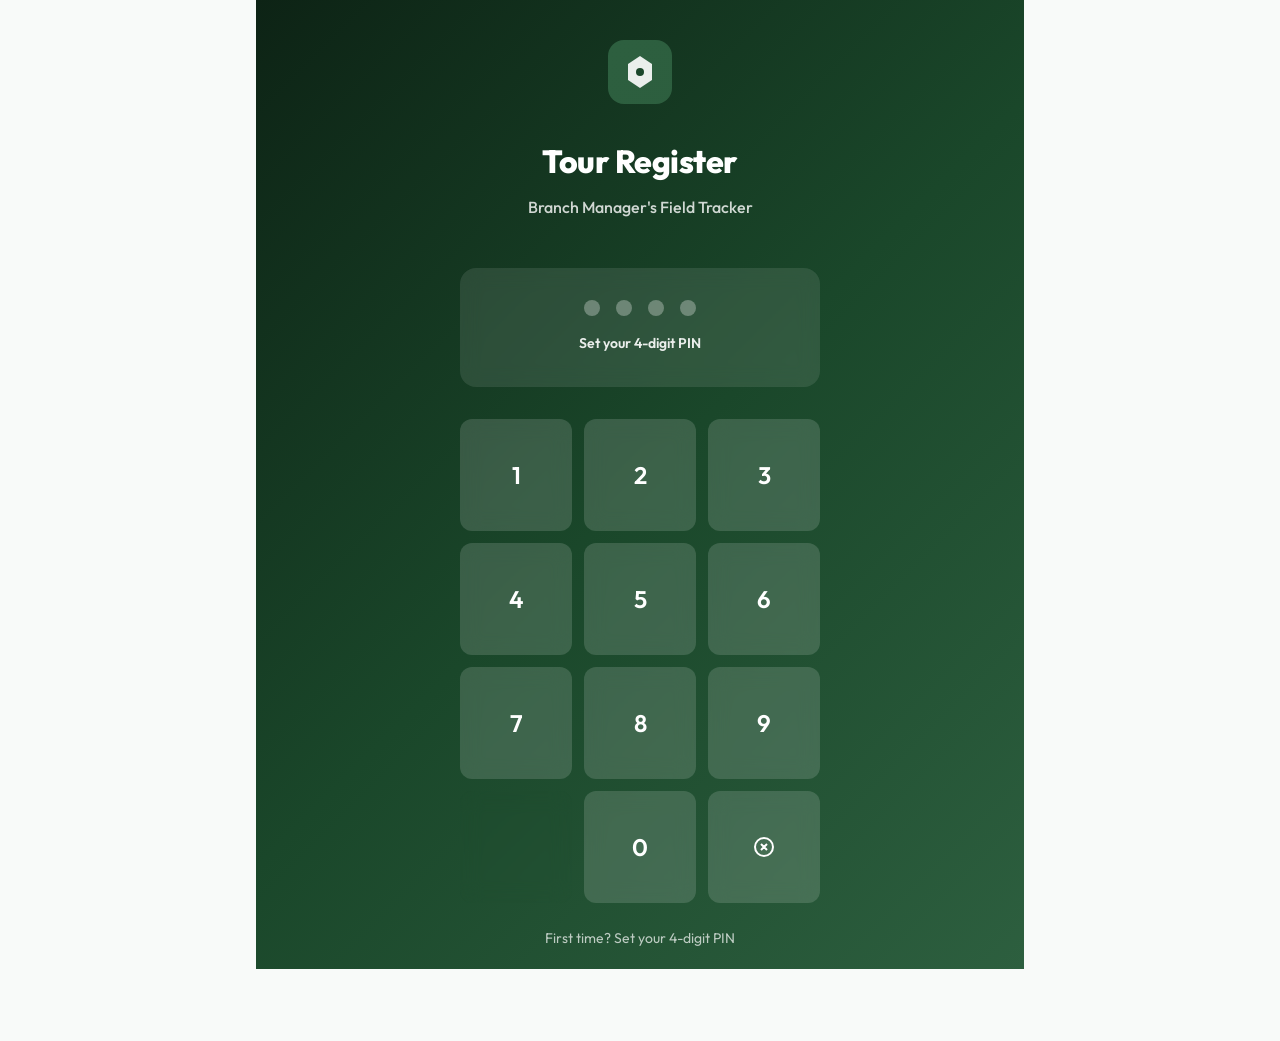
<file: index.html>
<!DOCTYPE html>
<html lang="en">
<head>
    <meta charset="UTF-8">
    <meta name="viewport" content="width=device-width, initial-scale=1.0, maximum-scale=1.0, user-scalable=no">
    <meta name="theme-color" content="#1a472a">
    <meta name="description" content="Bank Branch Manager Tour Register - Track field visits, GPS locations, and generate reports">
    
    <title>Tour Register</title>
    
    <!-- PWA Manifest -->
    <link rel="manifest" href="manifest.json">
    
    <!-- Icons -->
    <link rel="icon" type="image/png" sizes="192x192" href="icon-192.png">
    <link rel="icon" type="image/png" sizes="512x512" href="icon-512.png">
    <link rel="apple-touch-icon" href="icon-192.png">
    
    <!-- Styles -->
    <link rel="stylesheet" href="styles.css">
    
    <!-- Fonts -->
    <link rel="preconnect" href="https://fonts.googleapis.com">
    <link rel="preconnect" href="https://fonts.gstatic.com" crossorigin>
    <link href="https://fonts.googleapis.com/css2?family=Outfit:wght@400;500;600;700;800&family=JetBrains+Mono:wght@400;600&display=swap" rel="stylesheet">
</head>
<body>
    <!-- App Container -->
    <div id="app" class="app-container">
        
        <!-- PIN Login Screen -->
        <div id="login-screen" class="screen active">
            <div class="login-container">
                <div class="login-header">
                    <div class="app-icon">
                        <svg width="64" height="64" viewBox="0 0 64 64" fill="none">
                            <rect width="64" height="64" rx="16" fill="url(#grad1)"/>
                            <path d="M32 16L44 24V40L32 48L20 40V24L32 16Z" fill="white" opacity="0.9"/>
                            <circle cx="32" cy="32" r="4" fill="#1a472a"/>
                            <defs>
                                <linearGradient id="grad1" x1="0" y1="0" x2="64" y2="64">
                                    <stop offset="0%" stop-color="#2d5f3f"/>
                                    <stop offset="100%" stop-color="#1a472a"/>
                                </linearGradient>
                            </defs>
                        </svg>
                    </div>
                    <h1 class="login-title">Tour Register</h1>
                    <p class="login-subtitle">Branch Manager's Field Tracker</p>
                </div>
                
                <div class="pin-display">
                    <div class="pin-dots">
                        <span class="pin-dot"></span>
                        <span class="pin-dot"></span>
                        <span class="pin-dot"></span>
                        <span class="pin-dot"></span>
                    </div>
                    <p class="pin-label" id="pin-label">Enter PIN</p>
                </div>
                
                <div class="pin-pad">
                    <button class="pin-key" data-key="1">1</button>
                    <button class="pin-key" data-key="2">2</button>
                    <button class="pin-key" data-key="3">3</button>
                    <button class="pin-key" data-key="4">4</button>
                    <button class="pin-key" data-key="5">5</button>
                    <button class="pin-key" data-key="6">6</button>
                    <button class="pin-key" data-key="7">7</button>
                    <button class="pin-key" data-key="8">8</button>
                    <button class="pin-key" data-key="9">9</button>
                    <button class="pin-key empty"></button>
                    <button class="pin-key" data-key="0">0</button>
                    <button class="pin-key backspace" data-key="back">
                        <svg width="24" height="24" viewBox="0 0 24 24" fill="none" stroke="currentColor">
                            <path d="M9 9l6 6m0-6l-6 6M21 12a9 9 0 11-18 0 9 9 0 0118 0z" stroke-width="2"/>
                        </svg>
                    </button>
                </div>
                
                <div class="first-time-setup" id="first-time-setup" style="display: none;">
                    <p>First time? Set your 4-digit PIN</p>
                </div>
            </div>
        </div>

        <!-- Branch Setup Screen -->
        <div id="setup-screen" class="screen">
            <div class="screen-header">
                <h2>Branch Setup</h2>
                <p>Configure your branch location and geo-fence</p>
            </div>
            
            <div class="setup-container">
                <div class="setup-card">
                    <h3>Branch Location</h3>
                    <div class="location-display" id="location-display">
                        <p class="location-status">No location set</p>
                    </div>
                    
                    <button class="btn btn-primary btn-large" id="use-current-location">
                        <svg width="20" height="20" viewBox="0 0 24 24" fill="none" stroke="currentColor">
                            <path d="M12 2v4m0 12v4M4 12h4m12 0h4M12 22a10 10 0 100-20 10 10 0 000 20z" stroke-width="2"/>
                            <circle cx="12" cy="12" r="3"/>
                        </svg>
                        Use Current Location
                    </button>
                    
                    <div class="divider">OR</div>
                    
                    <div class="input-group">
                        <label>Latitude</label>
                        <input type="number" id="manual-lat" step="0.000001" placeholder="23.7957">
                    </div>
                    
                    <div class="input-group">
                        <label>Longitude</label>
                        <input type="number" id="manual-lng" step="0.000001" placeholder="85.5166">
                    </div>
                    
                    <button class="btn btn-secondary" id="set-manual-location">Set Location</button>
                </div>
                
                <div class="setup-card">
                    <h3>Geo-Fence Radius</h3>
                    <div class="radius-control">
                        <input type="range" id="radius-slider" min="500" max="5000" step="100" value="1000">
                        <div class="radius-display">
                            <span id="radius-value">1.0</span> km
                        </div>
                    </div>
                </div>
                
                <div class="setup-card">
                    <div class="setup-card-header">
                        <h3>Excluded Places</h3>
                        <button class="icon-btn" id="add-exclusion-btn">
                            <svg width="24" height="24" viewBox="0 0 24 24" fill="none" stroke="currentColor">
                                <path d="M12 5v14m-7-7h14" stroke-width="2" stroke-linecap="round"/>
                            </svg>
                        </button>
                    </div>
                    <p class="setup-hint">Stops at these places will be ignored automatically (e.g. home, lunch spots).</p>
                    <div id="exclusion-list" class="exclusion-list">
                        <div class="empty-state-sm">
                            <p>No excluded places yet</p>
                        </div>
                    </div>
                </div>

                <button class="btn btn-success btn-large" id="save-setup">
                    Save & Continue
                </button>
            </div>
        </div>

        <!-- Home Screen -->
        <div id="home-screen" class="screen">
            <div class="screen-header compact">
                <h2>Tour Register</h2>
                <div class="header-actions">
                    <button class="icon-btn" id="settings-btn">
                        <svg width="24" height="24" viewBox="0 0 24 24" fill="none" stroke="currentColor">
                            <circle cx="12" cy="12" r="3"/>
                            <path d="M12 1v6m0 6v10M1 12h6m6 0h10" stroke-width="2"/>
                        </svg>
                    </button>
                </div>
            </div>
            
            <div class="status-card" id="tracking-status">
                <div class="status-indicator">
                    <div class="status-dot"></div>
                    <span class="status-text">Inside Branch</span>
                </div>
                <div class="status-details">
                    <p id="location-status-text">GPS tracking paused</p>
                </div>
            </div>
            
            <div class="quick-stats">
                <div class="stat-card">
                    <div class="stat-value" id="today-km">0.0</div>
                    <div class="stat-label">KM Today</div>
                </div>
                <div class="stat-card">
                    <div class="stat-value" id="today-hours">0h 0m</div>
                    <div class="stat-label">Field Time</div>
                </div>
                <div class="stat-card">
                    <div class="stat-value" id="today-visits">0</div>
                    <div class="stat-label">Visits</div>
                </div>
            </div>
            
            <div class="recent-section">
                <h3>Today's Activity</h3>
                <div id="recent-visits" class="visits-list">
                    <div class="empty-state">
                        <svg width="64" height="64" viewBox="0 0 24 24" fill="none" stroke="currentColor">
                            <path d="M12 2L2 7v10c0 5.5 3.8 9.7 10 11 6.2-1.3 10-5.5 10-11V7l-10-5z"/>
                        </svg>
                        <p>No visits recorded today</p>
                    </div>
                </div>
            </div>
        </div>

        <!-- Visits Screen -->
        <div id="visits-screen" class="screen">
            <div class="screen-header">
                <h2>Visit History</h2>
                <button class="icon-btn" id="filter-btn">
                    <svg width="24" height="24" viewBox="0 0 24 24" fill="none" stroke="currentColor">
                        <path d="M3 6h18M8 12h8m-5 6h2" stroke-width="2"/>
                    </svg>
                </button>
            </div>
            
            <div class="filter-bar" id="filter-bar" style="display: none;">
                <select id="month-filter" class="filter-select">
                    <option value="all">All Months</option>
                </select>
                <select id="purpose-filter" class="filter-select">
                    <option value="all">All Purposes</option>
                    <option value="govt">Govt Meeting</option>
                    <option value="official">Official Meeting</option>
                    <option value="customer">Customer Meeting</option>
                    <option value="pre-sanction">Pre-Sanction</option>
                    <option value="post-sanction">Post-Sanction</option>
                    <option value="followup">Lead Follow-up</option>
                    <option value="notice">Notice Serve</option>
                    <option value="recovery">Recovery Visit</option>
                    <option value="others">Others</option>
                </select>
            </div>
            
            <div id="all-visits" class="visits-list">
                <!-- Visits will be populated here -->
            </div>
        </div>

        <!-- Dashboard Screen -->
        <div id="dashboard-screen" class="screen">
            <div class="screen-header">
                <h2>Dashboard</h2>
                <select id="dashboard-period" class="period-select">
                    <option value="week">This Week</option>
                    <option value="month" selected>This Month</option>
                    <option value="quarter">This Quarter</option>
                </select>
            </div>
            
            <div class="dashboard-stats">
                <div class="stat-card large">
                    <div class="stat-value" id="dash-total-km">0.0</div>
                    <div class="stat-label">Total KM</div>
                </div>
                <div class="stat-card large">
                    <div class="stat-value" id="dash-total-hours">0h</div>
                    <div class="stat-label">Field Hours</div>
                </div>
                <div class="stat-card large">
                    <div class="stat-value" id="dash-total-visits">0</div>
                    <div class="stat-label">Total Visits</div>
                </div>
            </div>
            
            <div class="chart-section">
                <h3>Purpose Breakdown</h3>
                <div class="purpose-chart" id="purpose-chart">
                    <!-- Chart will be generated here -->
                </div>
            </div>
            
            <div class="chart-section">
                <h3>Daily Activity</h3>
                <div class="activity-chart" id="activity-chart">
                    <!-- Chart will be generated here -->
                </div>
            </div>
        </div>

        <!-- Export Screen -->
        <div id="export-screen" class="screen">
            <div class="screen-header">
                <h2>Export Data</h2>
                <p>Generate reports for your tour register</p>
            </div>
            
            <div class="export-container">
                <div class="export-card">
                    <h3>Select Period</h3>
                    <div class="input-group">
                        <label>Month</label>
                        <input type="month" id="export-month" class="input-field">
                    </div>
                </div>
                
                <div class="export-card">
                    <h3>Export Format</h3>
                    <button class="btn btn-export excel" id="export-excel">
                        <svg width="24" height="24" viewBox="0 0 24 24" fill="currentColor">
                            <path d="M14 2H6a2 2 0 00-2 2v16a2 2 0 002 2h12a2 2 0 002-2V8l-6-6z"/>
                            <path d="M14 2v6h6M9 15l6-6m0 6L9 9" stroke="white" fill="none" stroke-width="2"/>
                        </svg>
                        Export to Excel
                    </button>
                    
                    <button class="btn btn-export pdf" id="export-pdf">
                        <svg width="24" height="24" viewBox="0 0 24 24" fill="currentColor">
                            <path d="M14 2H6a2 2 0 00-2 2v16a2 2 0 002 2h12a2 2 0 002-2V8l-6-6z"/>
                            <text x="8" y="16" font-size="8" fill="white" font-weight="bold">PDF</text>
                        </svg>
                        Export to PDF
                    </button>
                </div>
                
                <div class="export-preview" id="export-preview">
                    <!-- Preview will show here -->
                </div>
            </div>
        </div>

        <!-- Visit Classification Modal -->
        <div id="classify-modal" class="modal">
            <div class="modal-content">
                <div class="modal-header">
                    <h3>Classify Visit</h3>
                    <p class="visit-time" id="visit-time-display"></p>
                </div>
                
                <div class="purpose-grid">
                    <button class="purpose-btn" data-purpose="govt">
                        <span class="purpose-icon">🏛️</span>
                        <span class="purpose-label">Govt Meeting</span>
                    </button>
                    <button class="purpose-btn" data-purpose="official">
                        <span class="purpose-icon">💼</span>
                        <span class="purpose-label">Official Meeting</span>
                    </button>
                    <button class="purpose-btn" data-purpose="customer">
                        <span class="purpose-icon">👥</span>
                        <span class="purpose-label">Customer Meeting</span>
                    </button>
                    <button class="purpose-btn" data-purpose="pre-sanction">
                        <span class="purpose-icon">📋</span>
                        <span class="purpose-label">Pre-Sanction</span>
                    </button>
                    <button class="purpose-btn" data-purpose="post-sanction">
                        <span class="purpose-icon">✅</span>
                        <span class="purpose-label">Post-Sanction</span>
                    </button>
                    <button class="purpose-btn" data-purpose="followup">
                        <span class="purpose-icon">📞</span>
                        <span class="purpose-label">Lead Follow-up</span>
                    </button>
                    <button class="purpose-btn" data-purpose="notice">
                        <span class="purpose-icon">📄</span>
                        <span class="purpose-label">Notice Serve</span>
                    </button>
                    <button class="purpose-btn" data-purpose="recovery">
                        <span class="purpose-icon">💰</span>
                        <span class="purpose-label">Recovery Visit</span>
                    </button>
                    <button class="purpose-btn" data-purpose="others">
                        <span class="purpose-icon">📌</span>
                        <span class="purpose-label">Others</span>
                    </button>
                </div>
                
                <div class="additional-fields">
                    <textarea id="visit-notes" placeholder="Optional notes..." rows="3"></textarea>
                    
                    <div class="photo-section">
                        <input type="file" id="visit-photo" accept="image/*" capture="environment" style="display: none;">
                        <button class="btn btn-secondary" id="add-photo-btn">
                            <svg width="20" height="20" viewBox="0 0 24 24" fill="none" stroke="currentColor">
                                <path d="M23 19a2 2 0 01-2 2H3a2 2 0 01-2-2V8a2 2 0 012-2h4l2-3h6l2 3h4a2 2 0 012 2z"/>
                                <circle cx="12" cy="13" r="4"/>
                            </svg>
                            Add Photo
                        </button>
                        <div id="photo-preview"></div>
                    </div>
                </div>
                
                <button class="btn btn-success btn-large" id="save-visit">Save Visit</button>
            </div>
        </div>

        <!-- Add Exclusion Zone Modal -->
        <div id="exclusion-modal" class="modal">
            <div class="modal-content">
                <div class="modal-header">
                    <h3>Add Excluded Place</h3>
                    <button class="icon-btn modal-close-btn" id="close-exclusion-modal">
                        <svg width="24" height="24" viewBox="0 0 24 24" fill="none" stroke="currentColor">
                            <path d="M18 6L6 18M6 6l12 12" stroke-width="2"/>
                        </svg>
                    </button>
                </div>

                <div class="manual-entry-form">
                    <div class="input-group">
                        <label>Place Name</label>
                        <input type="text" id="exclusion-name" class="input-field" placeholder="e.g. My Room, Lunch Spot">
                    </div>

                    <div class="input-group">
                        <label>Location</label>
                        <button class="btn btn-primary btn-large" id="exclusion-use-gps">
                            <svg width="20" height="20" viewBox="0 0 24 24" fill="none" stroke="currentColor">
                                <path d="M12 2v4m0 12v4M4 12h4m12 0h4M12 22a10 10 0 100-20 10 10 0 000 20z" stroke-width="2"/>
                                <circle cx="12" cy="12" r="3"/>
                            </svg>
                            Use Current Location
                        </button>
                        <div class="divider">OR</div>
                        <div class="input-row">
                            <div class="input-group">
                                <label>Latitude</label>
                                <input type="number" id="exclusion-lat" class="input-field" step="0.000001" placeholder="23.7957">
                            </div>
                            <div class="input-group">
                                <label>Longitude</label>
                                <input type="number" id="exclusion-lng" class="input-field" step="0.000001" placeholder="85.5166">
                            </div>
                        </div>
                    </div>

                    <div class="input-group">
                        <label>Radius: <span id="exclusion-radius-value">200</span>m</label>
                        <input type="range" id="exclusion-radius" min="50" max="1000" step="50" value="200" class="radius-slider-sm">
                    </div>

                    <div id="exclusion-location-preview" class="location-display" style="display: none;">
                        <p class="location-status" style="color: var(--success); font-weight: 600;"></p>
                    </div>

                    <button class="btn btn-success btn-large" id="save-exclusion">Save Place</button>
                </div>
            </div>
        </div>

        <!-- Manual Entry Modal -->
        <div id="manual-entry-modal" class="modal">
            <div class="modal-content">
                <div class="modal-header">
                    <h3>Add Tour Entry</h3>
                    <button class="icon-btn modal-close-btn" id="close-manual-entry">
                        <svg width="24" height="24" viewBox="0 0 24 24" fill="none" stroke="currentColor">
                            <path d="M18 6L6 18M6 6l12 12" stroke-width="2"/>
                        </svg>
                    </button>
                </div>

                <div class="manual-entry-form">
                    <div class="input-group">
                        <label>Date</label>
                        <input type="date" id="manual-entry-date" class="input-field">
                    </div>

                    <div class="input-row">
                        <div class="input-group">
                            <label>Time Out</label>
                            <input type="time" id="manual-entry-time-out" class="input-field">
                        </div>
                        <div class="input-group">
                            <label>Time In</label>
                            <input type="time" id="manual-entry-time-in" class="input-field">
                        </div>
                    </div>

                    <div class="input-group">
                        <label>Location / Address</label>
                        <input type="text" id="manual-entry-address" class="input-field" placeholder="e.g. SBI Branch, MG Road">
                        <button class="btn btn-secondary btn-sm mt-1" id="manual-entry-use-gps">
                            <svg width="16" height="16" viewBox="0 0 24 24" fill="none" stroke="currentColor">
                                <path d="M12 2v4m0 12v4M4 12h4m12 0h4M12 22a10 10 0 100-20 10 10 0 000 20z" stroke-width="2"/>
                                <circle cx="12" cy="12" r="3"/>
                            </svg>
                            Use Current Location
                        </button>
                    </div>

                    <div class="input-group">
                        <label>Distance (KM)</label>
                        <input type="number" id="manual-entry-distance" class="input-field" step="0.1" min="0" placeholder="0.0">
                    </div>

                    <div class="input-group">
                        <label>Purpose</label>
                    </div>
                    <div class="purpose-grid" id="manual-purpose-grid">
                        <button class="purpose-btn" data-purpose="govt">
                            <span class="purpose-icon">🏛️</span>
                            <span class="purpose-label">Govt Meeting</span>
                        </button>
                        <button class="purpose-btn" data-purpose="official">
                            <span class="purpose-icon">💼</span>
                            <span class="purpose-label">Official Meeting</span>
                        </button>
                        <button class="purpose-btn" data-purpose="customer">
                            <span class="purpose-icon">👥</span>
                            <span class="purpose-label">Customer Meeting</span>
                        </button>
                        <button class="purpose-btn" data-purpose="pre-sanction">
                            <span class="purpose-icon">📋</span>
                            <span class="purpose-label">Pre-Sanction</span>
                        </button>
                        <button class="purpose-btn" data-purpose="post-sanction">
                            <span class="purpose-icon">✅</span>
                            <span class="purpose-label">Post-Sanction</span>
                        </button>
                        <button class="purpose-btn" data-purpose="followup">
                            <span class="purpose-icon">📞</span>
                            <span class="purpose-label">Lead Follow-up</span>
                        </button>
                        <button class="purpose-btn" data-purpose="notice">
                            <span class="purpose-icon">📄</span>
                            <span class="purpose-label">Notice Serve</span>
                        </button>
                        <button class="purpose-btn" data-purpose="recovery">
                            <span class="purpose-icon">💰</span>
                            <span class="purpose-label">Recovery Visit</span>
                        </button>
                        <button class="purpose-btn" data-purpose="others">
                            <span class="purpose-icon">📌</span>
                            <span class="purpose-label">Others</span>
                        </button>
                    </div>

                    <div class="additional-fields">
                        <textarea id="manual-entry-notes" placeholder="Optional notes..." rows="3"></textarea>

                        <div class="photo-section">
                            <input type="file" id="manual-entry-photo" accept="image/*" capture="environment" style="display: none;">
                            <button class="btn btn-secondary" id="manual-entry-add-photo-btn">
                                <svg width="20" height="20" viewBox="0 0 24 24" fill="none" stroke="currentColor">
                                    <path d="M23 19a2 2 0 01-2 2H3a2 2 0 01-2-2V8a2 2 0 012-2h4l2-3h6l2 3h4a2 2 0 012 2z"/>
                                    <circle cx="12" cy="13" r="4"/>
                                </svg>
                                Add Photo
                            </button>
                            <div id="manual-entry-photo-preview"></div>
                        </div>
                    </div>

                    <button class="btn btn-success btn-large" id="save-manual-entry">Save Entry</button>
                </div>
            </div>
        </div>

        <!-- FAB (Floating Action Button) for Manual Entry -->
        <button class="fab" id="fab-add-entry" style="display: none;">
            <svg width="28" height="28" viewBox="0 0 24 24" fill="none" stroke="currentColor">
                <path d="M12 5v14m-7-7h14" stroke-width="2.5" stroke-linecap="round"/>
            </svg>
        </button>

        <!-- Bottom Navigation -->
        <nav class="bottom-nav" id="bottom-nav" style="display: none;">
            <button class="nav-item active" data-screen="home">
                <svg width="24" height="24" viewBox="0 0 24 24" fill="none" stroke="currentColor">
                    <path d="M3 9l9-7 9 7v11a2 2 0 01-2 2H5a2 2 0 01-2-2z"/>
                </svg>
                <span>Home</span>
            </button>
            <button class="nav-item" data-screen="visits">
                <svg width="24" height="24" viewBox="0 0 24 24" fill="none" stroke="currentColor">
                    <path d="M12 2L2 7v10c0 5.5 3.8 9.7 10 11 6.2-1.3 10-5.5 10-11V7l-10-5z"/>
                </svg>
                <span>Visits</span>
            </button>
            <button class="nav-item" data-screen="dashboard">
                <svg width="24" height="24" viewBox="0 0 24 24" fill="none" stroke="currentColor">
                    <rect x="3" y="3" width="7" height="7"/>
                    <rect x="14" y="3" width="7" height="7"/>
                    <rect x="14" y="14" width="7" height="7"/>
                    <rect x="3" y="14" width="7" height="7"/>
                </svg>
                <span>Dashboard</span>
            </button>
            <button class="nav-item" data-screen="export">
                <svg width="24" height="24" viewBox="0 0 24 24" fill="none" stroke="currentColor">
                    <path d="M21 15v4a2 2 0 01-2 2H5a2 2 0 01-2-2v-4m14-7l-5-5m0 0L7 8m5-5v12"/>
                </svg>
                <span>Export</span>
            </button>
        </nav>

        <!-- Toast Notifications -->
        <div id="toast-container" class="toast-container"></div>

        <!-- Loading Overlay -->
        <div id="loading-overlay" class="loading-overlay" style="display: none;">
            <div class="spinner"></div>
            <p>Processing...</p>
        </div>
    </div>

    <!-- Scripts -->
    <script src="app.js"></script>
    <script src="tracking.js"></script>
    <script src="export.js"></script>
    
    <script>
        // Register Service Worker
        if ('serviceWorker' in navigator) {
            navigator.serviceWorker.register('sw.js')
                .then(reg => console.log('Service Worker registered'))
                .catch(err => console.log('Service Worker registration failed'));
        }
    </script>
</body>
</html>
</file>
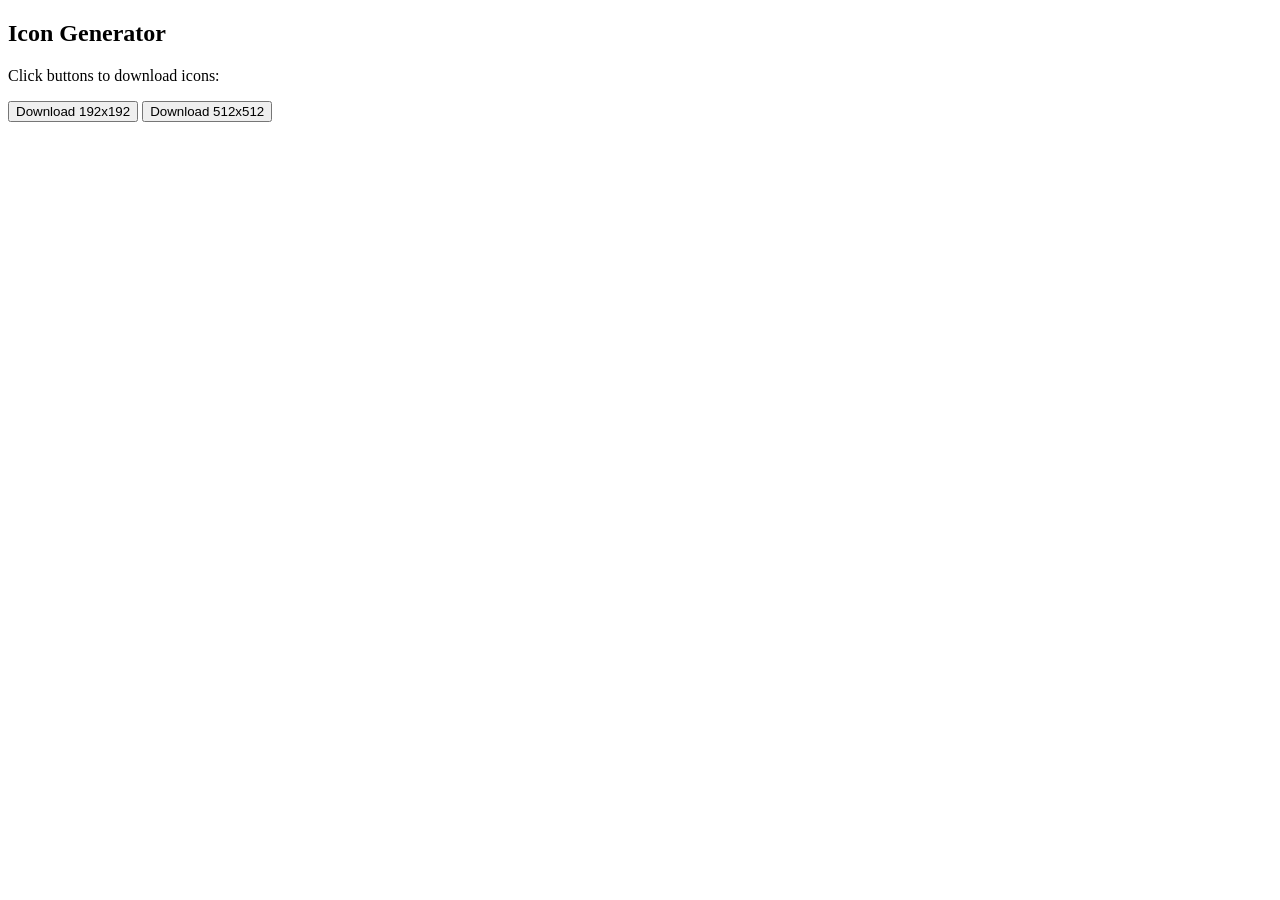
<file: create-icons.html>
<!DOCTYPE html>
<html>
<head><title>Icon Creator</title></head>
<body>
<h2>Icon Generator</h2>
<p>Click buttons to download icons:</p>
<button onclick="downloadIcon(192)">Download 192x192</button>
<button onclick="downloadIcon(512)">Download 512x512</button>

<canvas id="canvas" style="display:none;"></canvas>

<script>
function downloadIcon(size) {
    const canvas = document.getElementById('canvas');
    canvas.width = size;
    canvas.height = size;
    const ctx = canvas.getContext('2d');
    
    // Create gradient background
    const gradient = ctx.createLinearGradient(0, 0, size, size);
    gradient.addColorStop(0, '#2d5f3f');
    gradient.addColorStop(1, '#1a472a');
    ctx.fillStyle = gradient;
    
    // Draw rounded rectangle
    const radius = size * 0.15;
    ctx.beginPath();
    ctx.moveTo(radius, 0);
    ctx.lineTo(size - radius, 0);
    ctx.quadraticCurveTo(size, 0, size, radius);
    ctx.lineTo(size, size - radius);
    ctx.quadraticCurveTo(size, size, size - radius, size);
    ctx.lineTo(radius, size);
    ctx.quadraticCurveTo(0, size, 0, size - radius);
    ctx.lineTo(0, radius);
    ctx.quadraticCurveTo(0, 0, radius, 0);
    ctx.closePath();
    ctx.fill();
    
    // Draw location pin
    ctx.fillStyle = 'rgba(255, 255, 255, 0.95)';
    ctx.beginPath();
    ctx.arc(size/2, size*0.43, size*0.16, 0, Math.PI * 2);
    ctx.fill();
    
    // Inner dot
    ctx.fillStyle = '#1a472a';
    ctx.beginPath();
    ctx.arc(size/2, size*0.43, size*0.07, 0, Math.PI * 2);
    ctx.fill();
    
    // GPS rays
    ctx.strokeStyle = 'rgba(255, 255, 255, 0.6)';
    ctx.lineWidth = size * 0.015;
    ctx.lineCap = 'round';
    
    // Top ray
    ctx.beginPath();
    ctx.moveTo(size/2, size*0.1);
    ctx.lineTo(size/2, size*0.2);
    ctx.stroke();
    
    // Bottom ray
    ctx.beginPath();
    ctx.moveTo(size/2, size*0.9);
    ctx.lineTo(size/2, size*0.8);
    ctx.stroke();
    
    // Left ray
    ctx.beginPath();
    ctx.moveTo(size*0.1, size/2);
    ctx.lineTo(size*0.2, size/2);
    ctx.stroke();
    
    // Right ray
    ctx.beginPath();
    ctx.moveTo(size*0.9, size/2);
    ctx.lineTo(size*0.8, size/2);
    ctx.stroke();
    
    // Download
    canvas.toBlob(function(blob) {
        const url = URL.createObjectURL(blob);
        const a = document.createElement('a');
        a.href = url;
        a.download = 'icon-' + size + '.png';
        a.click();
        URL.revokeObjectURL(url);
    });
}
</script>
</body>
</html>
</file>
<file: styles.css>
/* ===================================
   CSS Variables & Theme
   =================================== */
:root {
    /* Colors - Banking Green Theme */
    --primary: #1a472a;
    --primary-light: #2d5f3f;
    --primary-dark: #0d2315;
    --secondary: #d4af37;
    --secondary-light: #e8c968;
    --secondary-dark: #b8941f;
    
    --success: #22c55e;
    --warning: #f59e0b;
    --danger: #ef4444;
    --info: #3b82f6;
    
    --bg-primary: #f8faf9;
    --bg-secondary: #ffffff;
    --bg-card: #ffffff;
    --bg-overlay: rgba(0, 0, 0, 0.5);
    
    --text-primary: #0f172a;
    --text-secondary: #64748b;
    --text-muted: #94a3b8;
    --text-inverse: #ffffff;
    
    --border-color: #e2e8f0;
    --border-radius: 16px;
    --border-radius-sm: 12px;
    --border-radius-lg: 24px;
    
    --shadow-sm: 0 1px 2px 0 rgba(0, 0, 0, 0.05);
    --shadow-md: 0 4px 6px -1px rgba(0, 0, 0, 0.1);
    --shadow-lg: 0 10px 15px -3px rgba(0, 0, 0, 0.1);
    --shadow-xl: 0 20px 25px -5px rgba(0, 0, 0, 0.1);
    
    --font-display: 'Outfit', -apple-system, sans-serif;
    --font-mono: 'JetBrains Mono', monospace;
    
    --nav-height: 72px;
    --header-height: 64px;
    
    --transition-fast: 150ms cubic-bezier(0.4, 0, 0.2, 1);
    --transition-base: 300ms cubic-bezier(0.4, 0, 0.2, 1);
    --transition-slow: 500ms cubic-bezier(0.4, 0, 0.2, 1);
}

/* ===================================
   Reset & Base Styles
   =================================== */
* {
    margin: 0;
    padding: 0;
    box-sizing: border-box;
}

html {
    font-size: 16px;
    -webkit-font-smoothing: antialiased;
    -moz-osx-font-smoothing: grayscale;
}

body {
    font-family: var(--font-display);
    background: var(--bg-primary);
    color: var(--text-primary);
    line-height: 1.6;
    overflow-x: hidden;
    -webkit-tap-highlight-color: transparent;
    touch-action: pan-y;
}

/* ===================================
   App Container
   =================================== */
.app-container {
    min-height: 100vh;
    position: relative;
    padding-bottom: var(--nav-height);
}

/* ===================================
   Screen Management
   =================================== */
.screen {
    display: none;
    min-height: 100vh;
    padding: 20px;
    padding-bottom: calc(var(--nav-height) + 20px);
    opacity: 0;
    transform: translateY(20px);
    transition: opacity var(--transition-base), transform var(--transition-base);
}

.screen.active {
    display: block;
    opacity: 1;
    transform: translateY(0);
}

/* ===================================
   Login Screen
   =================================== */
#login-screen {
    display: flex;
    align-items: center;
    justify-content: center;
    background: linear-gradient(135deg, var(--primary-dark) 0%, var(--primary) 50%, var(--primary-light) 100%);
    padding-bottom: 0;
}

.login-container {
    width: 100%;
    max-width: 400px;
    padding: 20px;
}

.login-header {
    text-align: center;
    margin-bottom: 48px;
}

.app-icon {
    margin: 0 auto 24px;
    animation: float 3s ease-in-out infinite;
}

@keyframes float {
    0%, 100% { transform: translateY(0); }
    50% { transform: translateY(-10px); }
}

.login-title {
    font-size: 32px;
    font-weight: 800;
    color: var(--text-inverse);
    margin-bottom: 8px;
    letter-spacing: -0.5px;
}

.login-subtitle {
    font-size: 16px;
    color: rgba(255, 255, 255, 0.8);
    font-weight: 500;
}

.pin-display {
    background: rgba(255, 255, 255, 0.1);
    backdrop-filter: blur(10px);
    border-radius: var(--border-radius);
    padding: 32px;
    margin-bottom: 32px;
    text-align: center;
}

.pin-dots {
    display: flex;
    justify-content: center;
    gap: 16px;
    margin-bottom: 16px;
}

.pin-dot {
    width: 16px;
    height: 16px;
    border-radius: 50%;
    background: rgba(255, 255, 255, 0.3);
    transition: all var(--transition-fast);
}

.pin-dot.filled {
    background: var(--text-inverse);
    transform: scale(1.2);
}

.pin-label {
    color: var(--text-inverse);
    font-size: 14px;
    font-weight: 600;
    opacity: 0.9;
}

.pin-pad {
    display: grid;
    grid-template-columns: repeat(3, 1fr);
    gap: 12px;
    margin-bottom: 24px;
}

.pin-key {
    aspect-ratio: 1;
    border: none;
    background: rgba(255, 255, 255, 0.15);
    backdrop-filter: blur(10px);
    border-radius: var(--border-radius-sm);
    color: var(--text-inverse);
    font-size: 24px;
    font-weight: 600;
    font-family: var(--font-display);
    cursor: pointer;
    transition: all var(--transition-fast);
    -webkit-tap-highlight-color: transparent;
}

.pin-key:active {
    transform: scale(0.95);
    background: rgba(255, 255, 255, 0.25);
}

.pin-key.empty {
    background: transparent;
    cursor: default;
}

.pin-key.empty:active {
    transform: none;
}

.pin-key.backspace {
    display: flex;
    align-items: center;
    justify-content: center;
}

.first-time-setup {
    text-align: center;
    color: rgba(255, 255, 255, 0.7);
    font-size: 14px;
}

/* ===================================
   Screen Headers
   =================================== */
.screen-header {
    margin-bottom: 24px;
}

.screen-header h2 {
    font-size: 28px;
    font-weight: 800;
    color: var(--text-primary);
    margin-bottom: 8px;
    letter-spacing: -0.5px;
}

.screen-header p {
    color: var(--text-secondary);
    font-size: 15px;
}

.screen-header.compact {
    display: flex;
    justify-content: space-between;
    align-items: center;
    margin-bottom: 20px;
}

.screen-header.compact h2 {
    margin-bottom: 0;
    font-size: 24px;
}

.header-actions {
    display: flex;
    gap: 8px;
}

/* ===================================
   Buttons
   =================================== */
.btn {
    display: inline-flex;
    align-items: center;
    justify-content: center;
    gap: 8px;
    padding: 12px 24px;
    border: none;
    border-radius: var(--border-radius-sm);
    font-family: var(--font-display);
    font-size: 16px;
    font-weight: 600;
    cursor: pointer;
    transition: all var(--transition-fast);
    -webkit-tap-highlight-color: transparent;
    text-decoration: none;
}

.btn-primary {
    background: var(--primary);
    color: var(--text-inverse);
}

.btn-primary:active {
    transform: scale(0.98);
    background: var(--primary-dark);
}

.btn-secondary {
    background: var(--bg-card);
    color: var(--text-primary);
    border: 2px solid var(--border-color);
}

.btn-secondary:active {
    transform: scale(0.98);
    border-color: var(--primary);
}

.btn-success {
    background: var(--success);
    color: var(--text-inverse);
}

.btn-success:active {
    transform: scale(0.98);
    filter: brightness(0.95);
}

.btn-large {
    width: 100%;
    padding: 16px 24px;
    font-size: 17px;
}

.btn-export {
    width: 100%;
    margin-bottom: 12px;
    padding: 16px 24px;
}

.btn-export.excel {
    background: #1d6f42;
    color: white;
}

.btn-export.pdf {
    background: #dc2626;
    color: white;
}

.icon-btn {
    width: 44px;
    height: 44px;
    display: flex;
    align-items: center;
    justify-content: center;
    border: none;
    background: var(--bg-card);
    border-radius: 12px;
    color: var(--text-primary);
    cursor: pointer;
    transition: all var(--transition-fast);
}

.icon-btn:active {
    transform: scale(0.95);
    background: var(--bg-primary);
}

/* ===================================
   Setup Screen
   =================================== */
.setup-container {
    max-width: 500px;
    margin: 0 auto;
}

.setup-card {
    background: var(--bg-card);
    border-radius: var(--border-radius);
    padding: 24px;
    margin-bottom: 20px;
    box-shadow: var(--shadow-md);
}

.setup-card h3 {
    font-size: 20px;
    font-weight: 700;
    margin-bottom: 16px;
    color: var(--text-primary);
}

.location-display {
    background: var(--bg-primary);
    border-radius: var(--border-radius-sm);
    padding: 16px;
    margin-bottom: 16px;
}

.location-status {
    color: var(--text-secondary);
    font-size: 14px;
}

.divider {
    text-align: center;
    color: var(--text-muted);
    font-size: 14px;
    font-weight: 600;
    margin: 20px 0;
    position: relative;
}

.divider::before,
.divider::after {
    content: '';
    position: absolute;
    top: 50%;
    width: 40%;
    height: 1px;
    background: var(--border-color);
}

.divider::before {
    left: 0;
}

.divider::after {
    right: 0;
}

.input-group {
    margin-bottom: 16px;
}

.input-group label {
    display: block;
    font-size: 14px;
    font-weight: 600;
    color: var(--text-secondary);
    margin-bottom: 8px;
}

.input-group input {
    width: 100%;
    padding: 12px 16px;
    border: 2px solid var(--border-color);
    border-radius: var(--border-radius-sm);
    font-family: var(--font-display);
    font-size: 16px;
    transition: all var(--transition-fast);
}

.input-group input:focus {
    outline: none;
    border-color: var(--primary);
    background: var(--bg-primary);
}

.radius-control {
    text-align: center;
}

.radius-control input[type="range"] {
    width: 100%;
    margin-bottom: 12px;
    height: 6px;
    border-radius: 3px;
    background: var(--border-color);
    outline: none;
    -webkit-appearance: none;
}

.radius-control input[type="range"]::-webkit-slider-thumb {
    -webkit-appearance: none;
    width: 24px;
    height: 24px;
    border-radius: 50%;
    background: var(--primary);
    cursor: pointer;
}

.radius-control input[type="range"]::-moz-range-thumb {
    width: 24px;
    height: 24px;
    border-radius: 50%;
    background: var(--primary);
    cursor: pointer;
    border: none;
}

.radius-display {
    font-size: 32px;
    font-weight: 800;
    color: var(--primary);
    font-family: var(--font-mono);
}

/* ===================================
   Home Screen
   =================================== */
.status-card {
    background: linear-gradient(135deg, var(--primary) 0%, var(--primary-light) 100%);
    border-radius: var(--border-radius);
    padding: 24px;
    margin-bottom: 20px;
    color: var(--text-inverse);
    box-shadow: var(--shadow-lg);
}

.status-indicator {
    display: flex;
    align-items: center;
    gap: 12px;
    margin-bottom: 12px;
}

.status-dot {
    width: 12px;
    height: 12px;
    border-radius: 50%;
    background: var(--success);
    animation: pulse 2s ease-in-out infinite;
}

@keyframes pulse {
    0%, 100% { opacity: 1; }
    50% { opacity: 0.5; }
}

.status-text {
    font-size: 18px;
    font-weight: 700;
}

.status-details p {
    opacity: 0.9;
    font-size: 14px;
}

.quick-stats {
    display: grid;
    grid-template-columns: repeat(3, 1fr);
    gap: 12px;
    margin-bottom: 24px;
}

.stat-card {
    background: var(--bg-card);
    border-radius: var(--border-radius-sm);
    padding: 20px 16px;
    text-align: center;
    box-shadow: var(--shadow-sm);
}

.stat-card.large {
    grid-column: span 1;
    padding: 24px 16px;
}

.stat-value {
    font-size: 28px;
    font-weight: 800;
    color: var(--primary);
    margin-bottom: 4px;
    font-family: var(--font-mono);
}

.stat-label {
    font-size: 13px;
    color: var(--text-secondary);
    font-weight: 600;
}

.recent-section h3 {
    font-size: 18px;
    font-weight: 700;
    margin-bottom: 16px;
    color: var(--text-primary);
}

/* ===================================
   Visits List
   =================================== */
.visits-list {
    display: flex;
    flex-direction: column;
    gap: 12px;
}

.visit-item {
    background: var(--bg-card);
    border-radius: var(--border-radius-sm);
    padding: 16px;
    box-shadow: var(--shadow-sm);
    border-left: 4px solid var(--primary);
}

.visit-header {
    display: flex;
    justify-content: space-between;
    align-items: flex-start;
    margin-bottom: 12px;
}

.visit-purpose {
    font-size: 16px;
    font-weight: 700;
    color: var(--text-primary);
    display: flex;
    align-items: center;
    gap: 8px;
}

.visit-time {
    font-size: 12px;
    color: var(--text-muted);
    font-family: var(--font-mono);
}

.visit-details {
    display: grid;
    grid-template-columns: repeat(2, 1fr);
    gap: 8px;
    font-size: 13px;
    color: var(--text-secondary);
}

.visit-detail {
    display: flex;
    align-items: center;
    gap: 6px;
}

.visit-location {
    grid-column: span 2;
    font-size: 12px;
    color: var(--text-muted);
    margin-top: 8px;
    padding-top: 8px;
    border-top: 1px solid var(--border-color);
}

.empty-state {
    text-align: center;
    padding: 60px 20px;
    color: var(--text-muted);
}

.empty-state svg {
    margin-bottom: 16px;
    opacity: 0.3;
}

.empty-state p {
    font-size: 15px;
}

/* ===================================
   Filter Bar
   =================================== */
.filter-bar {
    display: flex;
    gap: 12px;
    margin-bottom: 20px;
}

.filter-select,
.period-select {
    flex: 1;
    padding: 10px 16px;
    border: 2px solid var(--border-color);
    border-radius: var(--border-radius-sm);
    font-family: var(--font-display);
    font-size: 14px;
    font-weight: 600;
    background: var(--bg-card);
    color: var(--text-primary);
}

.period-select {
    padding: 8px 12px;
    font-size: 13px;
}

/* ===================================
   Dashboard
   =================================== */
.dashboard-stats {
    display: grid;
    grid-template-columns: repeat(3, 1fr);
    gap: 12px;
    margin-bottom: 24px;
}

.chart-section {
    background: var(--bg-card);
    border-radius: var(--border-radius);
    padding: 20px;
    margin-bottom: 20px;
    box-shadow: var(--shadow-sm);
}

.chart-section h3 {
    font-size: 16px;
    font-weight: 700;
    margin-bottom: 16px;
    color: var(--text-primary);
}

.purpose-chart,
.activity-chart {
    min-height: 200px;
}

.purpose-item {
    display: flex;
    justify-content: space-between;
    align-items: center;
    padding: 12px 0;
    border-bottom: 1px solid var(--border-color);
}

.purpose-item:last-child {
    border-bottom: none;
}

.purpose-info {
    display: flex;
    align-items: center;
    gap: 12px;
}

.purpose-color {
    width: 12px;
    height: 12px;
    border-radius: 3px;
}

.purpose-name {
    font-size: 14px;
    font-weight: 600;
    color: var(--text-primary);
}

.purpose-count {
    font-size: 18px;
    font-weight: 700;
    color: var(--primary);
    font-family: var(--font-mono);
}

/* ===================================
   Modal
   =================================== */
.modal {
    display: none;
    position: fixed;
    top: 0;
    left: 0;
    right: 0;
    bottom: 0;
    background: var(--bg-overlay);
    z-index: 1000;
    padding: 20px;
    overflow-y: auto;
    animation: fadeIn var(--transition-base);
}

@keyframes fadeIn {
    from { opacity: 0; }
    to { opacity: 1; }
}

.modal.active {
    display: flex;
    align-items: flex-end;
    justify-content: center;
}

.modal-content {
    background: var(--bg-card);
    border-radius: var(--border-radius-lg) var(--border-radius-lg) 0 0;
    width: 100%;
    max-width: 500px;
    max-height: 90vh;
    overflow-y: auto;
    padding: 24px;
    animation: slideUp var(--transition-base);
}

@keyframes slideUp {
    from { transform: translateY(100%); }
    to { transform: translateY(0); }
}

.modal-header {
    margin-bottom: 24px;
}

.modal-header h3 {
    font-size: 22px;
    font-weight: 800;
    color: var(--text-primary);
    margin-bottom: 8px;
}

.visit-time-display {
    font-size: 14px;
    color: var(--text-secondary);
    font-family: var(--font-mono);
}

.purpose-grid {
    display: grid;
    grid-template-columns: repeat(3, 1fr);
    gap: 12px;
    margin-bottom: 24px;
}

.purpose-btn {
    aspect-ratio: 1;
    border: 2px solid var(--border-color);
    background: var(--bg-card);
    border-radius: var(--border-radius-sm);
    display: flex;
    flex-direction: column;
    align-items: center;
    justify-content: center;
    gap: 8px;
    cursor: pointer;
    transition: all var(--transition-fast);
    -webkit-tap-highlight-color: transparent;
}

.purpose-btn:active,
.purpose-btn.selected {
    border-color: var(--primary);
    background: var(--primary);
    transform: scale(0.95);
}

.purpose-btn:active .purpose-label,
.purpose-btn.selected .purpose-label {
    color: var(--text-inverse);
}

.purpose-icon {
    font-size: 28px;
}

.purpose-label {
    font-size: 11px;
    font-weight: 600;
    color: var(--text-primary);
    text-align: center;
    line-height: 1.2;
}

.additional-fields {
    margin-bottom: 24px;
}

.additional-fields textarea {
    width: 100%;
    padding: 12px 16px;
    border: 2px solid var(--border-color);
    border-radius: var(--border-radius-sm);
    font-family: var(--font-display);
    font-size: 15px;
    resize: vertical;
    margin-bottom: 16px;
}

.additional-fields textarea:focus {
    outline: none;
    border-color: var(--primary);
}

.photo-section {
    display: flex;
    flex-direction: column;
    gap: 12px;
}

#photo-preview {
    display: none;
    border-radius: var(--border-radius-sm);
    overflow: hidden;
}

#photo-preview img {
    width: 100%;
    height: auto;
    display: block;
}

/* ===================================
   Bottom Navigation
   =================================== */
.bottom-nav {
    position: fixed;
    bottom: 0;
    left: 0;
    right: 0;
    height: var(--nav-height);
    background: var(--bg-card);
    border-top: 1px solid var(--border-color);
    display: flex;
    justify-content: space-around;
    align-items: center;
    padding: 8px 0;
    z-index: 100;
    box-shadow: 0 -4px 6px -1px rgba(0, 0, 0, 0.05);
}

.nav-item {
    flex: 1;
    display: flex;
    flex-direction: column;
    align-items: center;
    justify-content: center;
    gap: 4px;
    border: none;
    background: transparent;
    color: var(--text-muted);
    cursor: pointer;
    transition: all var(--transition-fast);
    padding: 8px;
    -webkit-tap-highlight-color: transparent;
}

.nav-item svg {
    stroke-width: 2;
}

.nav-item span {
    font-size: 11px;
    font-weight: 600;
}

.nav-item.active {
    color: var(--primary);
}

.nav-item:active {
    transform: scale(0.95);
}

/* ===================================
   Toast Notifications
   =================================== */
.toast-container {
    position: fixed;
    top: 20px;
    left: 20px;
    right: 20px;
    z-index: 2000;
    display: flex;
    flex-direction: column;
    gap: 12px;
}

.toast {
    background: var(--bg-card);
    border-radius: var(--border-radius-sm);
    padding: 16px;
    box-shadow: var(--shadow-xl);
    display: flex;
    align-items: center;
    gap: 12px;
    animation: slideInDown var(--transition-base);
}

@keyframes slideInDown {
    from {
        transform: translateY(-100%);
        opacity: 0;
    }
    to {
        transform: translateY(0);
        opacity: 1;
    }
}

.toast.success {
    border-left: 4px solid var(--success);
}

.toast.error {
    border-left: 4px solid var(--danger);
}

.toast.info {
    border-left: 4px solid var(--info);
}

.toast-icon {
    width: 24px;
    height: 24px;
}

.toast-message {
    flex: 1;
    font-size: 14px;
    font-weight: 600;
    color: var(--text-primary);
}

/* ===================================
   Loading Overlay
   =================================== */
.loading-overlay {
    position: fixed;
    top: 0;
    left: 0;
    right: 0;
    bottom: 0;
    background: var(--bg-overlay);
    display: flex;
    flex-direction: column;
    align-items: center;
    justify-content: center;
    gap: 16px;
    z-index: 3000;
}

.spinner {
    width: 48px;
    height: 48px;
    border: 4px solid rgba(255, 255, 255, 0.3);
    border-top-color: var(--text-inverse);
    border-radius: 50%;
    animation: spin 0.8s linear infinite;
}

@keyframes spin {
    to { transform: rotate(360deg); }
}

.loading-overlay p {
    color: var(--text-inverse);
    font-size: 16px;
    font-weight: 600;
}

/* ===================================
   Export Screen
   =================================== */
.export-container {
    max-width: 500px;
    margin: 0 auto;
}

.export-card {
    background: var(--bg-card);
    border-radius: var(--border-radius);
    padding: 24px;
    margin-bottom: 20px;
    box-shadow: var(--shadow-sm);
}

.export-card h3 {
    font-size: 18px;
    font-weight: 700;
    margin-bottom: 16px;
    color: var(--text-primary);
}

.input-field {
    width: 100%;
    padding: 12px 16px;
    border: 2px solid var(--border-color);
    border-radius: var(--border-radius-sm);
    font-family: var(--font-display);
    font-size: 16px;
}

.input-field:focus {
    outline: none;
    border-color: var(--primary);
}

.export-preview {
    background: var(--bg-card);
    border-radius: var(--border-radius);
    padding: 20px;
    box-shadow: var(--shadow-sm);
    display: none;
}

.export-preview.active {
    display: block;
}

/* ===================================
   Exclusion Zones
   =================================== */
.setup-card-header {
    display: flex;
    justify-content: space-between;
    align-items: center;
    margin-bottom: 8px;
}

.setup-card-header h3 {
    margin-bottom: 0;
}

.setup-hint {
    font-size: 13px;
    color: var(--text-muted);
    margin-bottom: 16px;
    line-height: 1.4;
}

.exclusion-list {
    display: flex;
    flex-direction: column;
    gap: 10px;
}

.exclusion-item {
    display: flex;
    align-items: center;
    justify-content: space-between;
    background: var(--bg-primary);
    border-radius: var(--border-radius-sm);
    padding: 12px 16px;
}

.exclusion-info {
    flex: 1;
    min-width: 0;
}

.exclusion-name {
    font-size: 15px;
    font-weight: 600;
    color: var(--text-primary);
    white-space: nowrap;
    overflow: hidden;
    text-overflow: ellipsis;
}

.exclusion-meta {
    font-size: 12px;
    color: var(--text-muted);
    margin-top: 2px;
}

.exclusion-remove {
    width: 36px;
    height: 36px;
    flex-shrink: 0;
    display: flex;
    align-items: center;
    justify-content: center;
    border: none;
    background: transparent;
    color: var(--danger);
    cursor: pointer;
    border-radius: 8px;
    transition: all var(--transition-fast);
}

.exclusion-remove:active {
    background: rgba(239, 68, 68, 0.1);
}

.empty-state-sm {
    text-align: center;
    padding: 20px;
    color: var(--text-muted);
    font-size: 14px;
}

.radius-slider-sm {
    width: 100%;
    height: 6px;
    border-radius: 3px;
    background: var(--border-color);
    outline: none;
    -webkit-appearance: none;
}

.radius-slider-sm::-webkit-slider-thumb {
    -webkit-appearance: none;
    width: 22px;
    height: 22px;
    border-radius: 50%;
    background: var(--primary);
    cursor: pointer;
}

.radius-slider-sm::-moz-range-thumb {
    width: 22px;
    height: 22px;
    border-radius: 50%;
    background: var(--primary);
    cursor: pointer;
    border: none;
}

/* ===================================
   Floating Action Button (FAB)
   =================================== */
.fab {
    position: fixed;
    bottom: calc(var(--nav-height) + 20px);
    right: 20px;
    width: 56px;
    height: 56px;
    border-radius: 50%;
    background: var(--primary);
    color: var(--text-inverse);
    border: none;
    box-shadow: var(--shadow-lg);
    display: flex;
    align-items: center;
    justify-content: center;
    cursor: pointer;
    z-index: 50;
    transition: all var(--transition-fast);
    -webkit-tap-highlight-color: transparent;
}

.fab:active {
    transform: scale(0.92);
    background: var(--primary-dark);
}

/* ===================================
   Manual Entry Modal
   =================================== */
#manual-entry-modal .modal-header,
#exclusion-modal .modal-header {
    display: flex;
    justify-content: space-between;
    align-items: flex-start;
}

.modal-close-btn {
    flex-shrink: 0;
}

.manual-entry-form .input-group {
    margin-bottom: 16px;
}

.manual-entry-form .input-group label {
    display: block;
    font-size: 14px;
    font-weight: 600;
    color: var(--text-secondary);
    margin-bottom: 8px;
}

.input-row {
    display: grid;
    grid-template-columns: 1fr 1fr;
    gap: 12px;
}

.input-row .input-group {
    margin-bottom: 16px;
}

.btn-sm {
    padding: 8px 14px;
    font-size: 13px;
}

#manual-entry-photo-preview {
    display: none;
    border-radius: var(--border-radius-sm);
    overflow: hidden;
}

#manual-entry-photo-preview img {
    width: 100%;
    height: auto;
    display: block;
}

/* ===================================
   Responsive Design
   =================================== */
@media (min-width: 768px) {
    .app-container {
        max-width: 768px;
        margin: 0 auto;
    }
    
    .quick-stats {
        grid-template-columns: repeat(3, 1fr);
    }
    
    .dashboard-stats {
        grid-template-columns: repeat(3, 1fr);
    }
}

/* ===================================
   Utility Classes
   =================================== */
.text-center {
    text-align: center;
}

.mt-1 { margin-top: 8px; }
.mt-2 { margin-top: 16px; }
.mt-3 { margin-top: 24px; }

.mb-1 { margin-bottom: 8px; }
.mb-2 { margin-bottom: 16px; }
.mb-3 { margin-bottom: 24px; }

.hidden {
    display: none !important;
}
</file>
